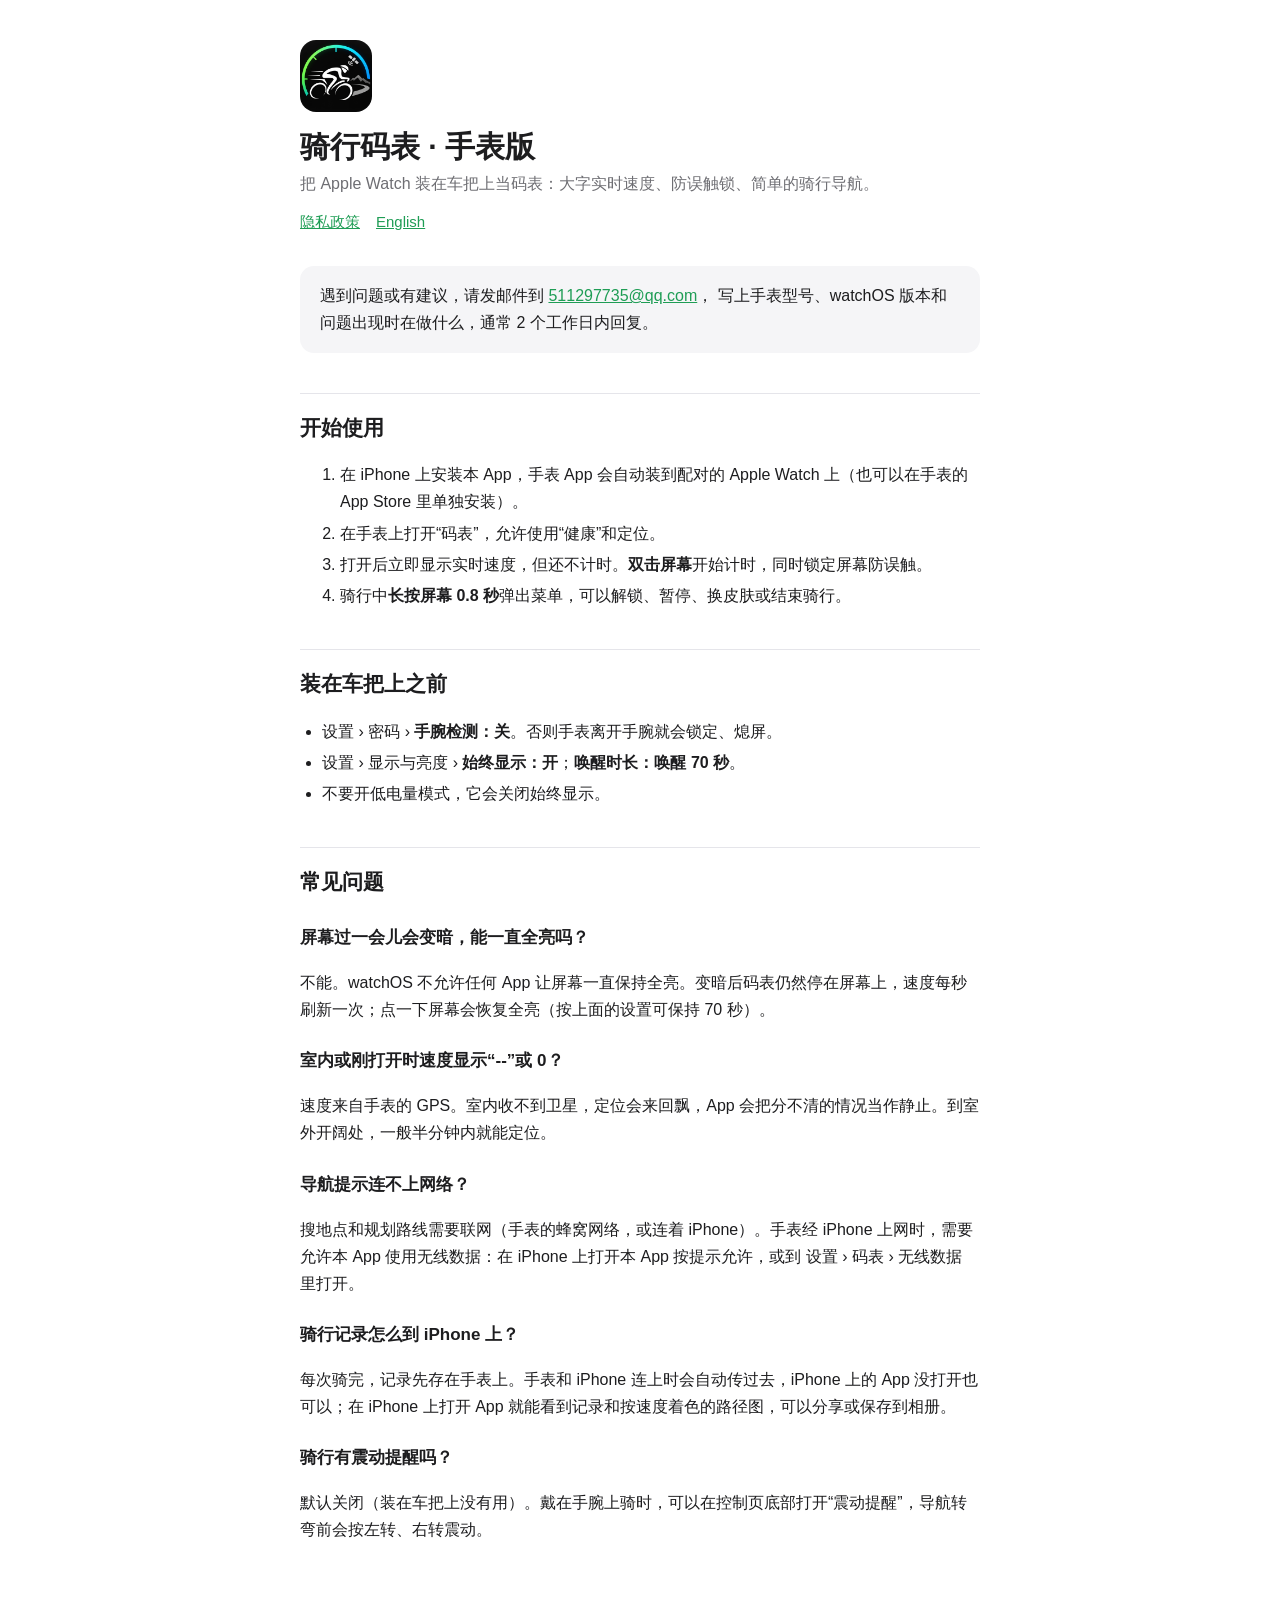
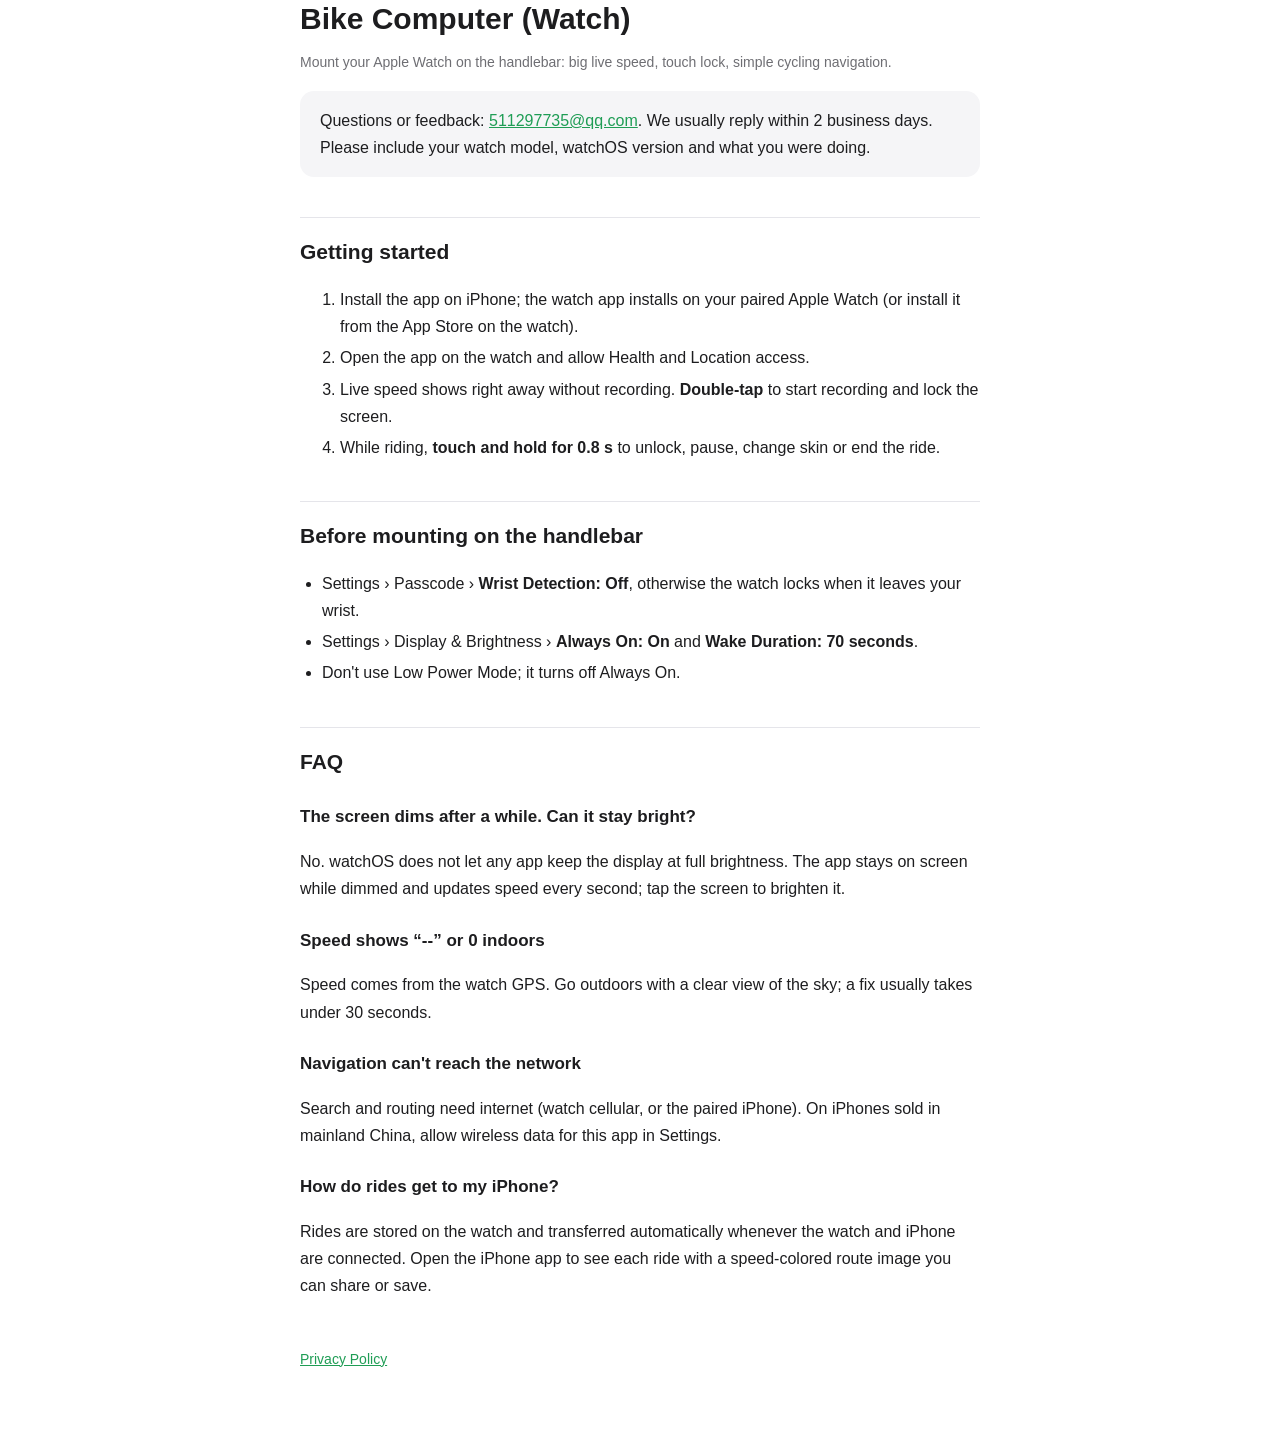
<file: index.html>
<!DOCTYPE html>
<html lang="zh-CN">
<head>
<meta charset="utf-8">
<meta name="viewport" content="width=device-width, initial-scale=1">
<title>骑行码表 · 手表版</title>
<link rel="stylesheet" href="style.css">
<link rel="icon" href="icon.png">
<link rel="apple-touch-icon" href="icon.png">
</head>
<body>
<main>
<header>
  <img class="logo" src="icon.png" alt="" width="72" height="72">
  <h1>骑行码表 · 手表版</h1>
  <p>把 Apple Watch 装在车把上当码表：大字实时速度、防误触锁、简单的骑行导航。</p>
  <nav><a href="privacy.html">隐私政策</a><a href="#english">English</a></nav>
</header>

<div class="card">
  遇到问题或有建议，请发邮件到 <a href="mailto:511297735@qq.com">511297735@qq.com</a>，
  写上手表型号、watchOS 版本和问题出现时在做什么，通常 2 个工作日内回复。
</div>

<h2>开始使用</h2>
<ol>
  <li>在 iPhone 上安装本 App，手表 App 会自动装到配对的 Apple Watch 上（也可以在手表的 App Store 里单独安装）。</li>
  <li>在手表上打开“码表”，允许使用“健康”和定位。</li>
  <li>打开后立即显示实时速度，但还不计时。<strong>双击屏幕</strong>开始计时，同时锁定屏幕防误触。</li>
  <li>骑行中<strong>长按屏幕 0.8 秒</strong>弹出菜单，可以解锁、暂停、换皮肤或结束骑行。</li>
</ol>

<h2>装在车把上之前</h2>
<ul>
  <li>设置 › 密码 › <strong>手腕检测：关</strong>。否则手表离开手腕就会锁定、熄屏。</li>
  <li>设置 › 显示与亮度 › <strong>始终显示：开</strong>；<strong>唤醒时长：唤醒 70 秒</strong>。</li>
  <li>不要开低电量模式，它会关闭始终显示。</li>
</ul>

<h2>常见问题</h2>
<h3>屏幕过一会儿会变暗，能一直全亮吗？</h3>
<p>不能。watchOS 不允许任何 App 让屏幕一直保持全亮。变暗后码表仍然停在屏幕上，速度每秒刷新一次；点一下屏幕会恢复全亮（按上面的设置可保持 70 秒）。</p>

<h3>室内或刚打开时速度显示“--”或 0？</h3>
<p>速度来自手表的 GPS。室内收不到卫星，定位会来回飘，App 会把分不清的情况当作静止。到室外开阔处，一般半分钟内就能定位。</p>

<h3>导航提示连不上网络？</h3>
<p>搜地点和规划路线需要联网（手表的蜂窝网络，或连着 iPhone）。手表经 iPhone 上网时，需要允许本 App 使用无线数据：在 iPhone 上打开本 App 按提示允许，或到 设置 › 码表 › 无线数据 里打开。</p>

<h3>骑行记录怎么到 iPhone 上？</h3>
<p>每次骑完，记录先存在手表上。手表和 iPhone 连上时会自动传过去，iPhone 上的 App 没打开也可以；在 iPhone 上打开 App 就能看到记录和按速度着色的路径图，可以分享或保存到相册。</p>

<h3>骑行有震动提醒吗？</h3>
<p>默认关闭（装在车把上没有用）。戴在手腕上骑时，可以在控制页底部打开“震动提醒”，导航转弯前会按左转、右转震动。</p>

<section class="lang" id="english">
<h1>Bike Computer (Watch)</h1>
<p class="muted">Mount your Apple Watch on the handlebar: big live speed, touch lock, simple cycling navigation.</p>

<div class="card">
  Questions or feedback: <a href="mailto:511297735@qq.com">511297735@qq.com</a>. We usually reply within 2 business days. Please include your watch model, watchOS version and what you were doing.
</div>

<h2>Getting started</h2>
<ol>
  <li>Install the app on iPhone; the watch app installs on your paired Apple Watch (or install it from the App Store on the watch).</li>
  <li>Open the app on the watch and allow Health and Location access.</li>
  <li>Live speed shows right away without recording. <strong>Double‑tap</strong> to start recording and lock the screen.</li>
  <li>While riding, <strong>touch and hold for 0.8 s</strong> to unlock, pause, change skin or end the ride.</li>
</ol>

<h2>Before mounting on the handlebar</h2>
<ul>
  <li>Settings › Passcode › <strong>Wrist Detection: Off</strong>, otherwise the watch locks when it leaves your wrist.</li>
  <li>Settings › Display &amp; Brightness › <strong>Always On: On</strong> and <strong>Wake Duration: 70 seconds</strong>.</li>
  <li>Don't use Low Power Mode; it turns off Always On.</li>
</ul>

<h2>FAQ</h2>
<h3>The screen dims after a while. Can it stay bright?</h3>
<p>No. watchOS does not let any app keep the display at full brightness. The app stays on screen while dimmed and updates speed every second; tap the screen to brighten it.</p>
<h3>Speed shows “--” or 0 indoors</h3>
<p>Speed comes from the watch GPS. Go outdoors with a clear view of the sky; a fix usually takes under 30 seconds.</p>
<h3>Navigation can't reach the network</h3>
<p>Search and routing need internet (watch cellular, or the paired iPhone). On iPhones sold in mainland China, allow wireless data for this app in Settings.</p>
<h3>How do rides get to my iPhone?</h3>
<p>Rides are stored on the watch and transferred automatically whenever the watch and iPhone are connected. Open the iPhone app to see each ride with a speed‑colored route image you can share or save.</p>

<p class="muted" style="margin-top:48px"><a href="privacy.html">Privacy Policy</a></p>
</section>
</main>
</body>
</html>
</file>
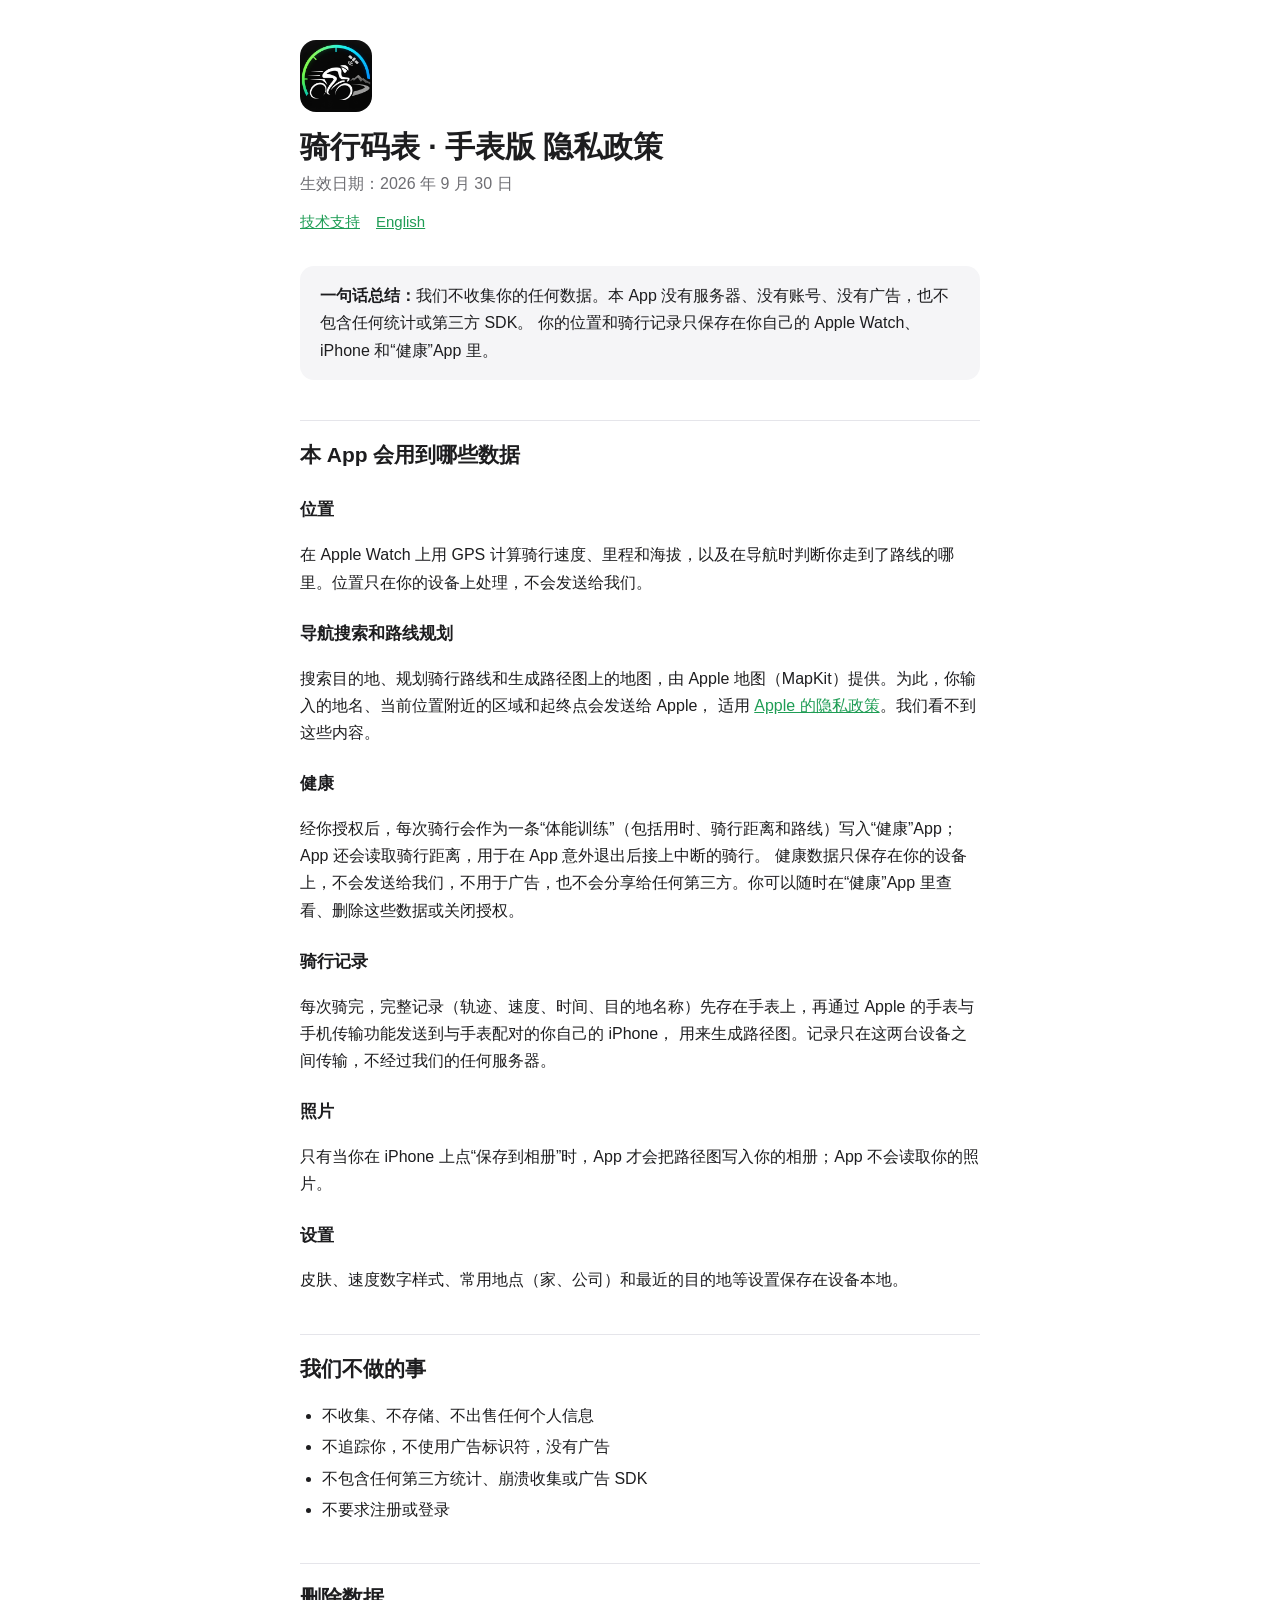
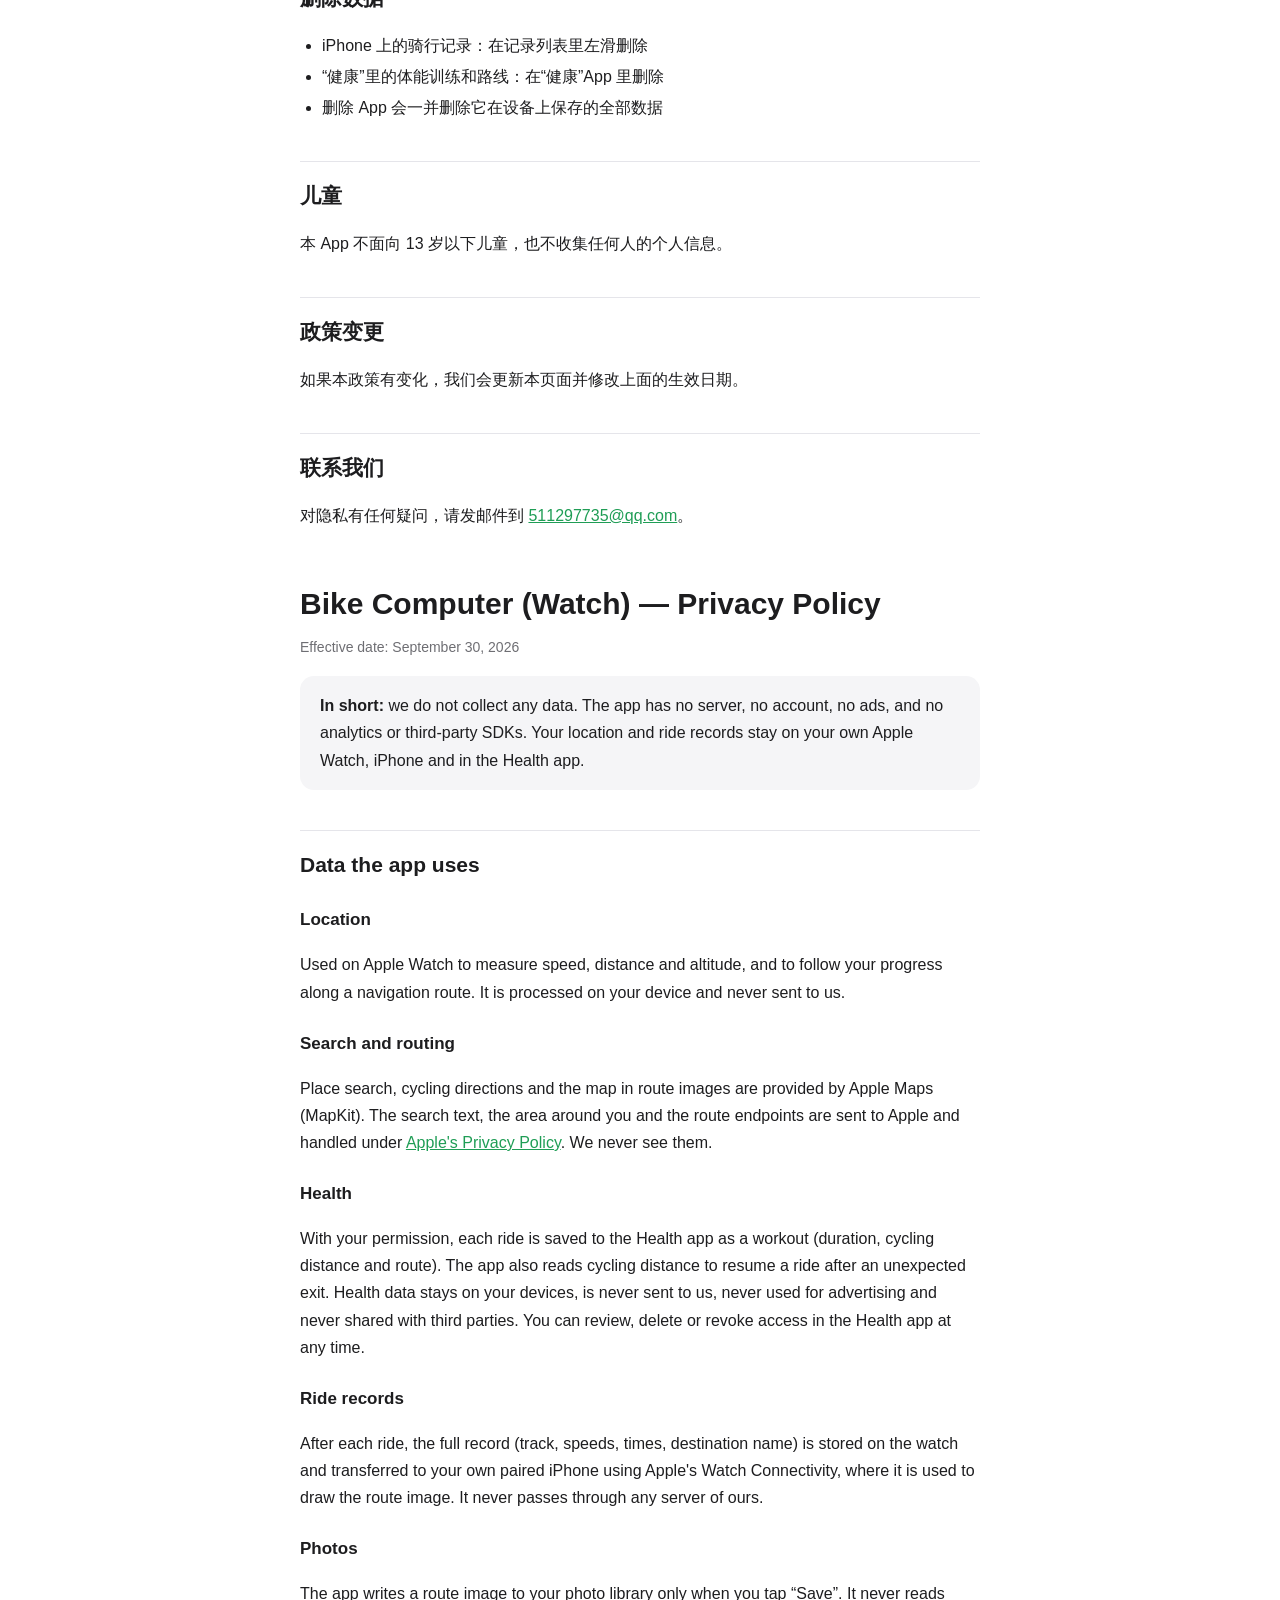
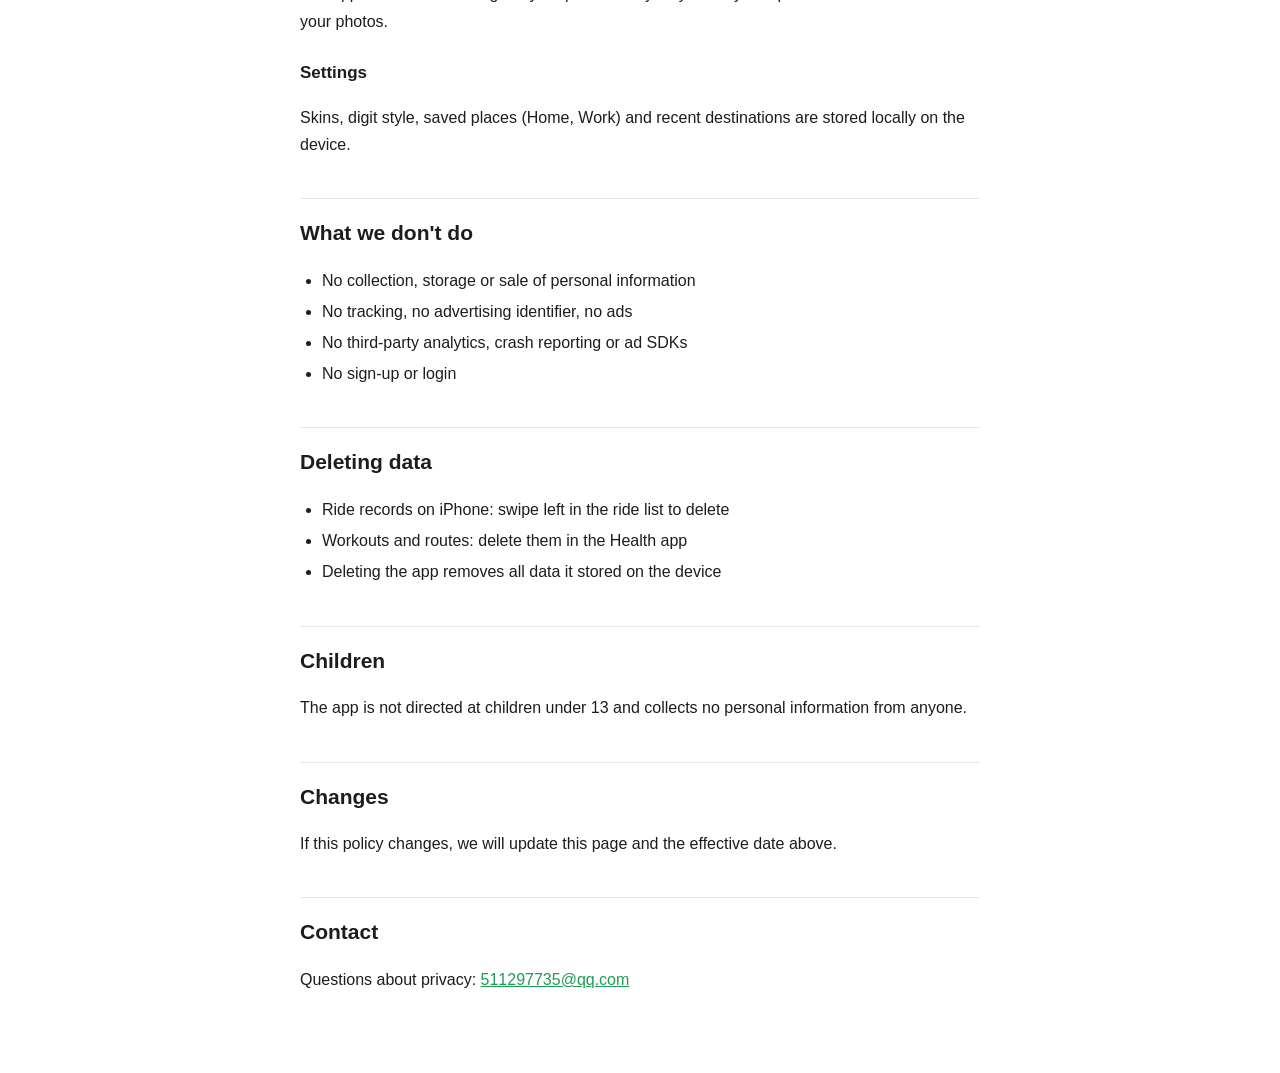
<file: privacy.html>
<!DOCTYPE html>
<html lang="zh-CN">
<head>
<meta charset="utf-8">
<meta name="viewport" content="width=device-width, initial-scale=1">
<title>隐私政策 · 骑行码表</title>
<link rel="stylesheet" href="style.css">
<link rel="icon" href="icon.png">
<link rel="apple-touch-icon" href="icon.png">
</head>
<body>
<main>
<header>
  <img class="logo" src="icon.png" alt="" width="72" height="72">
  <h1>骑行码表 · 手表版 隐私政策</h1>
  <p>生效日期：2026 年 9 月 30 日</p>
  <nav><a href="index.html">技术支持</a><a href="#english">English</a></nav>
</header>

<div class="card">
  <strong>一句话总结：</strong>我们不收集你的任何数据。本 App 没有服务器、没有账号、没有广告，也不包含任何统计或第三方 SDK。
  你的位置和骑行记录只保存在你自己的 Apple Watch、iPhone 和“健康”App 里。
</div>

<h2>本 App 会用到哪些数据</h2>

<h3>位置</h3>
<p>在 Apple Watch 上用 GPS 计算骑行速度、里程和海拔，以及在导航时判断你走到了路线的哪里。位置只在你的设备上处理，不会发送给我们。</p>

<h3>导航搜索和路线规划</h3>
<p>搜索目的地、规划骑行路线和生成路径图上的地图，由 Apple 地图（MapKit）提供。为此，你输入的地名、当前位置附近的区域和起终点会发送给 Apple，
适用 <a href="https://www.apple.com/legal/privacy/">Apple 的隐私政策</a>。我们看不到这些内容。</p>

<h3>健康</h3>
<p>经你授权后，每次骑行会作为一条“体能训练”（包括用时、骑行距离和路线）写入“健康”App；App 还会读取骑行距离，用于在 App 意外退出后接上中断的骑行。
健康数据只保存在你的设备上，不会发送给我们，不用于广告，也不会分享给任何第三方。你可以随时在“健康”App 里查看、删除这些数据或关闭授权。</p>

<h3>骑行记录</h3>
<p>每次骑完，完整记录（轨迹、速度、时间、目的地名称）先存在手表上，再通过 Apple 的手表与手机传输功能发送到与手表配对的你自己的 iPhone，
用来生成路径图。记录只在这两台设备之间传输，不经过我们的任何服务器。</p>

<h3>照片</h3>
<p>只有当你在 iPhone 上点“保存到相册”时，App 才会把路径图写入你的相册；App 不会读取你的照片。</p>

<h3>设置</h3>
<p>皮肤、速度数字样式、常用地点（家、公司）和最近的目的地等设置保存在设备本地。</p>

<h2>我们不做的事</h2>
<ul>
  <li>不收集、不存储、不出售任何个人信息</li>
  <li>不追踪你，不使用广告标识符，没有广告</li>
  <li>不包含任何第三方统计、崩溃收集或广告 SDK</li>
  <li>不要求注册或登录</li>
</ul>

<h2>删除数据</h2>
<ul>
  <li>iPhone 上的骑行记录：在记录列表里左滑删除</li>
  <li>“健康”里的体能训练和路线：在“健康”App 里删除</li>
  <li>删除 App 会一并删除它在设备上保存的全部数据</li>
</ul>

<h2>儿童</h2>
<p>本 App 不面向 13 岁以下儿童，也不收集任何人的个人信息。</p>

<h2>政策变更</h2>
<p>如果本政策有变化，我们会更新本页面并修改上面的生效日期。</p>

<h2>联系我们</h2>
<p>对隐私有任何疑问，请发邮件到 <a href="mailto:511297735@qq.com">511297735@qq.com</a>。</p>

<section class="lang" id="english">
<h1>Bike Computer (Watch) — Privacy Policy</h1>
<p class="muted">Effective date: September 30, 2026</p>

<div class="card">
  <strong>In short:</strong> we do not collect any data. The app has no server, no account, no ads, and no analytics or third‑party SDKs.
  Your location and ride records stay on your own Apple Watch, iPhone and in the Health app.
</div>

<h2>Data the app uses</h2>
<h3>Location</h3>
<p>Used on Apple Watch to measure speed, distance and altitude, and to follow your progress along a navigation route. It is processed on your device and never sent to us.</p>
<h3>Search and routing</h3>
<p>Place search, cycling directions and the map in route images are provided by Apple Maps (MapKit). The search text, the area around you and the route endpoints are sent to Apple and handled under
<a href="https://www.apple.com/legal/privacy/">Apple's Privacy Policy</a>. We never see them.</p>
<h3>Health</h3>
<p>With your permission, each ride is saved to the Health app as a workout (duration, cycling distance and route). The app also reads cycling distance to resume a ride after an unexpected exit.
Health data stays on your devices, is never sent to us, never used for advertising and never shared with third parties. You can review, delete or revoke access in the Health app at any time.</p>
<h3>Ride records</h3>
<p>After each ride, the full record (track, speeds, times, destination name) is stored on the watch and transferred to your own paired iPhone using Apple's Watch Connectivity, where it is used to draw the route image. It never passes through any server of ours.</p>
<h3>Photos</h3>
<p>The app writes a route image to your photo library only when you tap “Save”. It never reads your photos.</p>
<h3>Settings</h3>
<p>Skins, digit style, saved places (Home, Work) and recent destinations are stored locally on the device.</p>

<h2>What we don't do</h2>
<ul>
  <li>No collection, storage or sale of personal information</li>
  <li>No tracking, no advertising identifier, no ads</li>
  <li>No third‑party analytics, crash reporting or ad SDKs</li>
  <li>No sign‑up or login</li>
</ul>

<h2>Deleting data</h2>
<ul>
  <li>Ride records on iPhone: swipe left in the ride list to delete</li>
  <li>Workouts and routes: delete them in the Health app</li>
  <li>Deleting the app removes all data it stored on the device</li>
</ul>

<h2>Children</h2>
<p>The app is not directed at children under 13 and collects no personal information from anyone.</p>
<h2>Changes</h2>
<p>If this policy changes, we will update this page and the effective date above.</p>
<h2>Contact</h2>
<p>Questions about privacy: <a href="mailto:511297735@qq.com">511297735@qq.com</a></p>
</section>
</main>
</body>
</html>
</file>
<file: style.css>
:root {
  --bg: #ffffff;
  --text: #1d1d1f;
  --muted: #6e6e73;
  --line: #e5e5ea;
  --accent: #1f9d55;
  --card: #f5f5f7;
}
@media (prefers-color-scheme: dark) {
  :root {
    --bg: #000000;
    --text: #f5f5f7;
    --muted: #a1a1a6;
    --line: #2c2c2e;
    --accent: #30d158;
    --card: #1c1c1e;
  }
}
* { box-sizing: border-box; }
body {
  margin: 0;
  background: var(--bg);
  color: var(--text);
  font: 16px/1.7 -apple-system, BlinkMacSystemFont, "PingFang SC", "Helvetica Neue", sans-serif;
}
main { max-width: 720px; margin: 0 auto; padding: 40px 20px 64px; }
header { margin-bottom: 32px; }
header p { color: var(--muted); margin: 4px 0 0; }
h1 { font-size: 30px; line-height: 1.25; margin: 0; }
h2 { font-size: 21px; margin: 40px 0 8px; padding-top: 16px; border-top: 1px solid var(--line); }
h3 { font-size: 17px; margin: 24px 0 4px; }
a { color: var(--accent); }
nav { display: flex; gap: 16px; flex-wrap: wrap; font-size: 15px; margin-top: 12px; }
ul { padding-left: 22px; }
li { margin: 4px 0; }
.card { background: var(--card); border-radius: 14px; padding: 16px 20px; margin: 16px 0; }
.muted { color: var(--muted); font-size: 14px; }
.lang { margin-top: 56px; }
.logo { display: block; width: 72px; height: 72px; border-radius: 16px; margin-bottom: 16px; }
</file>
